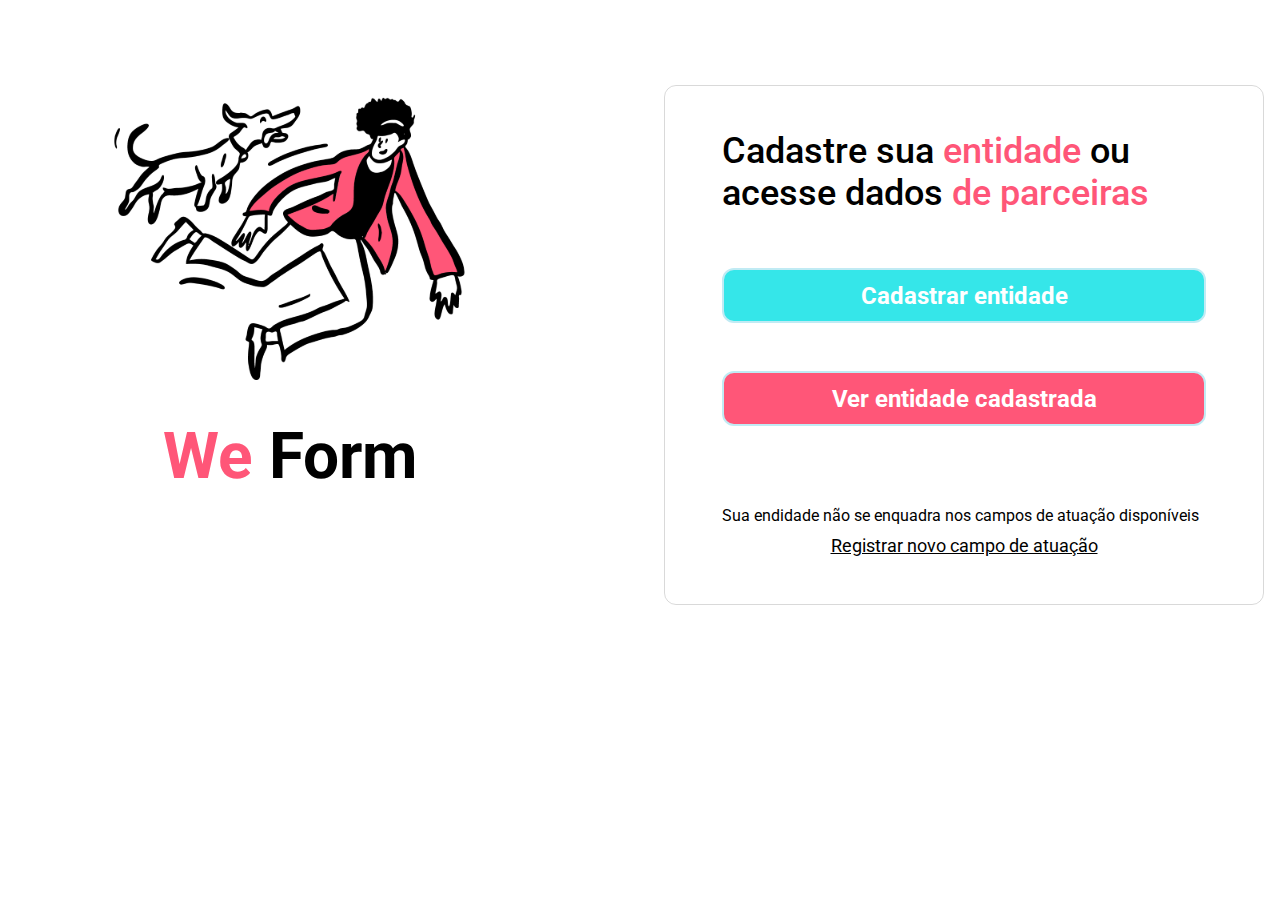
<file: index.html>
<!DOCTYPE html>
<html lang="pt-br">

<head>
    <meta charset="UTF-8">
    <meta name="viewport" content="width=device-width, initial-scale=1.0">
    <link rel="stylesheet" href="./style.css">
    <link rel="stylesheet" href="./fontawesome/css/all.css">
    <link rel="preconnect" href="https://fonts.googleapis.com">
    <link rel="preconnect" href="https://fonts.gstatic.com" crossorigin>
    <link
        href="https://fonts.googleapis.com/css2?family=Roboto:ital,wght@0,100;0,300;0,400;0,500;0,700;0,900;1,100;1,300;1,400;1,500;1,700;1,900&display=swap"
        rel="stylesheet">
    <title>We Form</title>
</head>

<body>
    <div class="content">
        <aside>
            <img src="./img/image 2.svg" alt="">
            <h1><span>We</span> Form</h1>
        </aside>
        <main>
            <h2>Cadastre sua <span>entidade</span> ou acesse dados <span>de parceiras</span></h2>
            <div class="actions">
                <a href="cadastroEntidade.html">Cadastrar entidade</a>
                <a href="">Ver entidade cadastrada</a>
            </div>

            <footer>
                <p>Sua endidade não se enquadra nos campos de atuação disponíveis</p>
                <a href="">Registrar novo campo de atuação</a>
            </footer>
        </main>
    </div>
</body>

</html>
</file>
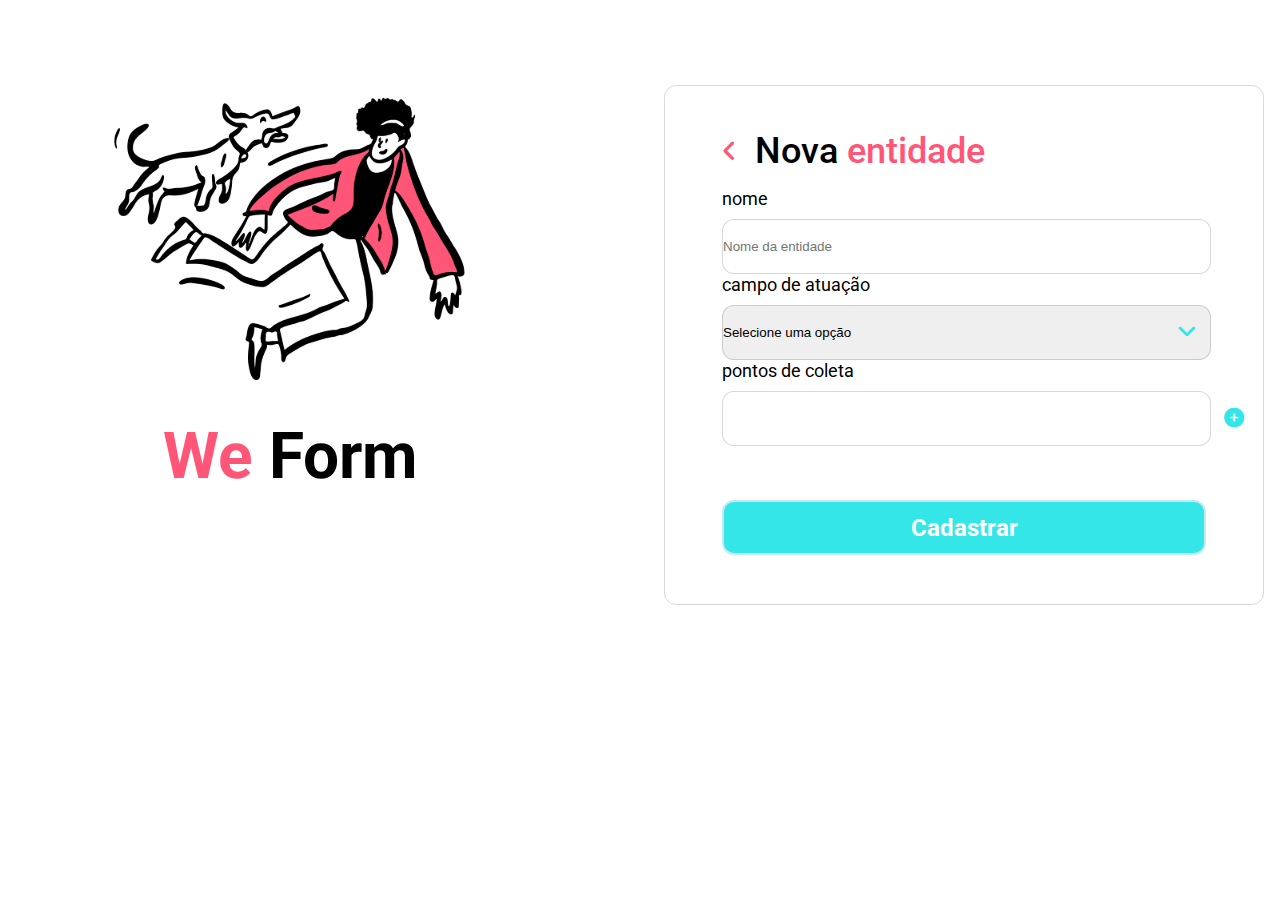
<file: cadastroEntidade.html>
<!DOCTYPE html>
<html lang="pt-br">

<head>
    <meta charset="UTF-8">
    <meta name="viewport" content="width=device-width, initial-scale=1.0">
    <link rel="stylesheet" href="./style.css">
    <link rel="stylesheet" href="./fontawesome/css/all.css">
    <link rel="preconnect" href="https://fonts.googleapis.com">
    <link rel="preconnect" href="https://fonts.gstatic.com" crossorigin>
    <link
        href="https://fonts.googleapis.com/css2?family=Roboto:ital,wght@0,100;0,300;0,400;0,500;0,700;0,900;1,100;1,300;1,400;1,500;1,700;1,900&display=swap"
        rel="stylesheet">
    <title>We Form</title>
</head>

<body>
    <div class="content">
        <aside>
            <img src="./img/image 2.svg" alt="">
            <h1><span>We</span> Form</h1>
        </aside>
        <main>
            <header>
                <a href="index.html">
                    <i class="fa-solid fa-angle-left"></i>
                </a>
                <h2>Nova<span> entidade</span></h2>
            </header>
            <form action="">
                <label for="input-name">nome</label>
                <input type="text" id="input-name" placeholder="Nome da entidade">
                <label for="input-atuação">campo de atuação</label>
                <div class="select-div">
                    <select type="text" id="input-atuação">
                        <option value="">Selecione uma opção</option>
                        <option value="abrigo">Abrigo de animais</option>
                    </select>
                </div>
                <div class="points">
                    <label for="input-coleta">pontos de coleta</label>
                    <input type="select" id="input-coleta">
                    <button>
                        <i class="fa-solid fa-circle-plus"></i>
                    </button>
                </div>
            </form>
            <div class="actions">
                <a href="">Cadastrar</a>
            </div>
        </main>
    </div>
</body>

</html>
</file>
<file: style.css>
*{
    margin: 0;
    padding: 0;
    box-sizing: border-box;
}

:root {
    font-size: 62.5%;
    --default-border: 0.1rem solid rgba(0, 0, 0, 0.15);
    --default-border-radius: 1.2rem;
}

body {
    font-family: "Roboto", sans-serif;
    font-size: 1.4rem;
}

.content {
    display: grid;
    grid-template-areas:
    ". . . . ." 
    ". hero . form ."
    ". hero . form ."
    ". . . . ."
    ;
    gap: 8.5rem;
}

main {
    grid-area: form;
}

aside {
    grid-area: hero;
}

aside h1 {
    font-size: 6.4rem;
    text-align: center;
    margin-top: 2.4rem;
}

span {
    color: #FF5678;
}

main {
    width: 60rem;
    height: 52rem;
    border: var(--default-border);
    border-radius: var(--default-border-radius);
    padding: 4.4rem 5.7rem;
    position: relative;
}

main h2 {
    max-width: 43rem;
    font-size: 3.6rem;
    font-weight: 500;
}

main .actions {
    display: flex;
    flex-flow: column wrap;
}

main .actions a {
    display: flex;
    justify-content: center;
    align-items: center;
    margin-top: 5.4rem;
    background-color: #35E6E9;
    height: 5.5rem;
    font-size: 2.4rem;
    font-weight: bold;
    color: white;
    border: 0.2rem solid #C0EBF4;
    border-radius: var(--default-border-radius);
    text-decoration: none;
}

main .actions a + a {
    background-color: #FF5678;
    margin-top: 4.8rem;
}

main header {
    display: flex;
    gap: 0 1.8rem;
    align-items: center;
}

main header i {
    font-size: 2.4rem;
    color: #FF5678;
}

main footer p {
    margin-top: 8rem;
    font-size: 1.6rem;
}

main footer a {
    margin-top: 1rem;
    font-size: 1.8rem;
    display: block;
    text-align: center;
    color: #000;
}

main form {
    margin-top: 1.6rem;
}

main form label {
    font-size: 1.8rem;
    font-weight: 400;
    margin-bottom: 1rem;
    display: block;
}

main form :is(input, select) {
width: 48.9rem;
height: 5.5rem;
border-radius: 1.2rem;
border: var(--default-border);
opacity: 0px;
}

main form select {
    appearance: none;
}

main form .select-div{
    position: relative;
}

main form .select-div::after {
    top: 1.4rem;
    right: 1rem;
    font-size: 2.2rem;
    content: '\f107';
    font-weight: 600;
    font-family: 'Font Awesome 6 Free';
    position: absolute;
    z-index: 1;
    color: #35E6E9;
}

main form .points {
    position: relative;
}

main form input + button {
    position: absolute;
    right: -3.8rem;
    top: 4.7rem;
    background-color: transparent;
    border: none;
    color: #35E6E9;
    font-size: 2rem;
    cursor: pointer;
}
</file>
